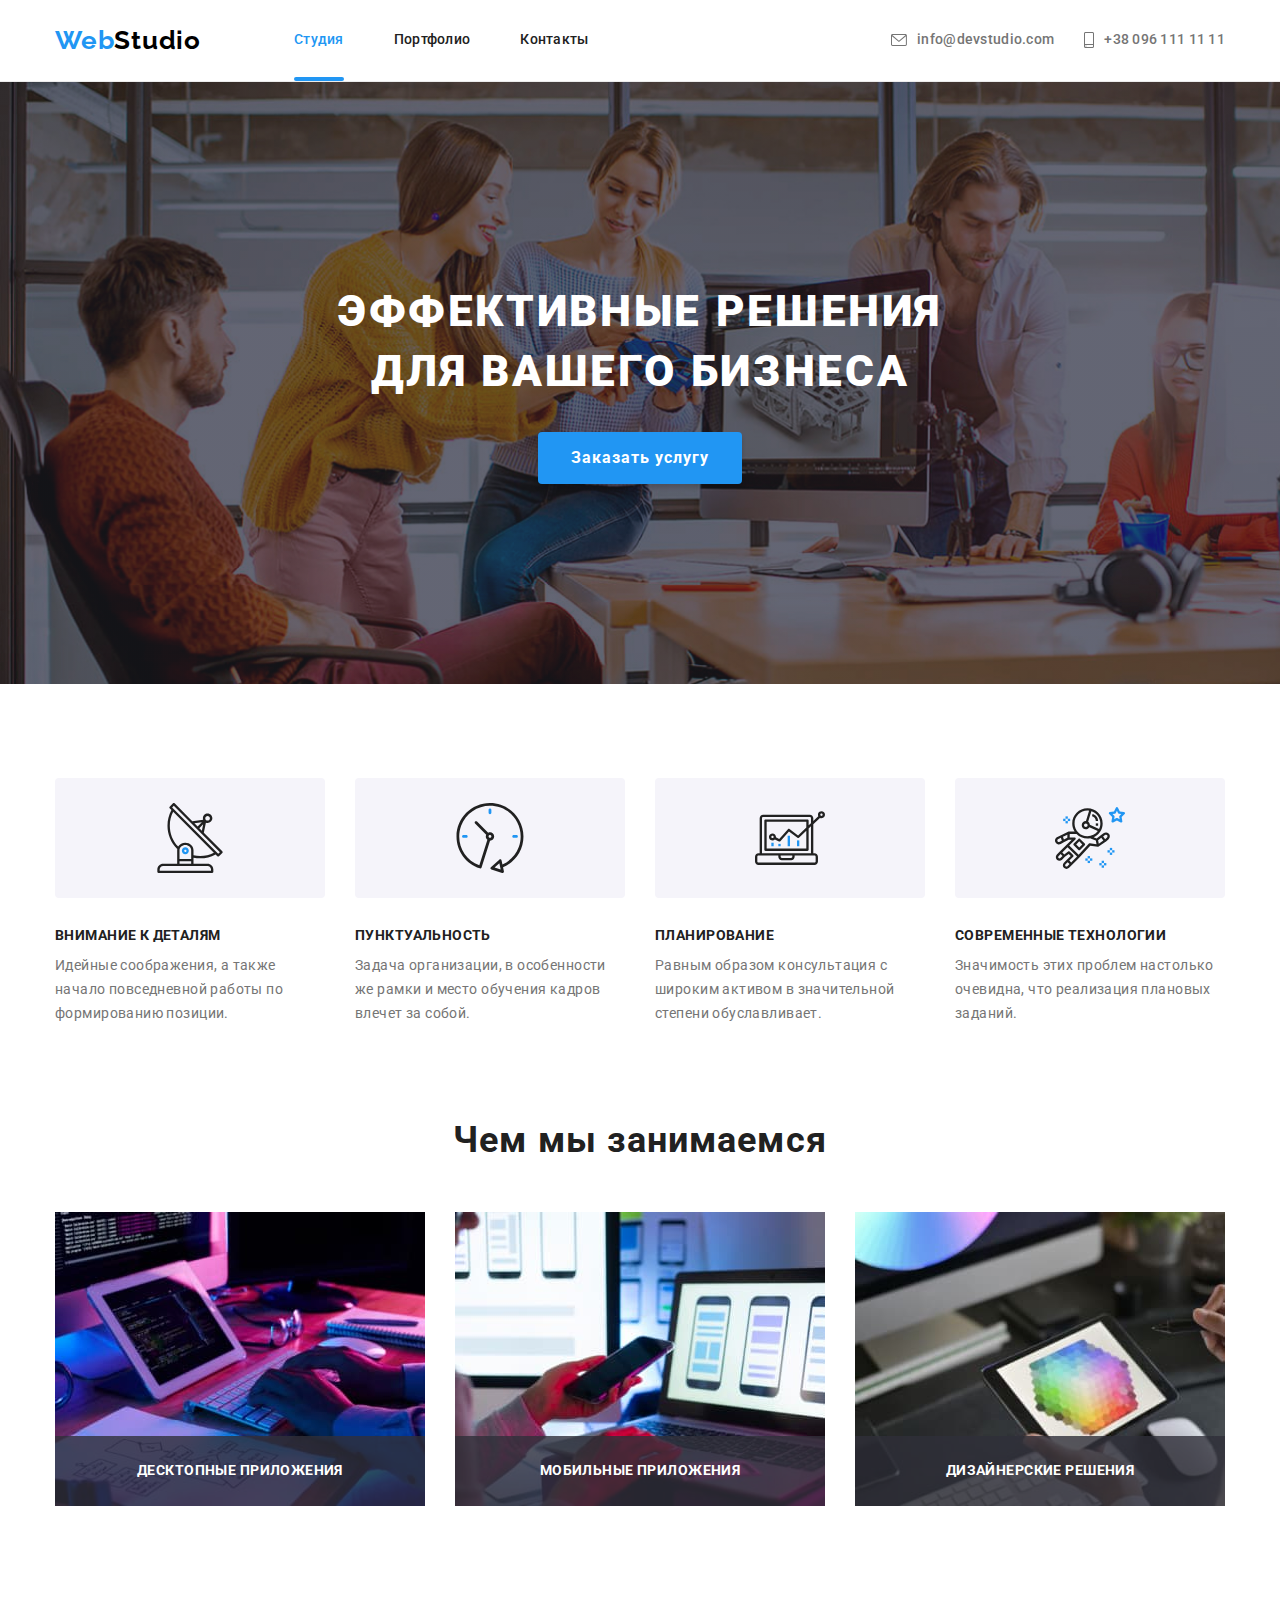
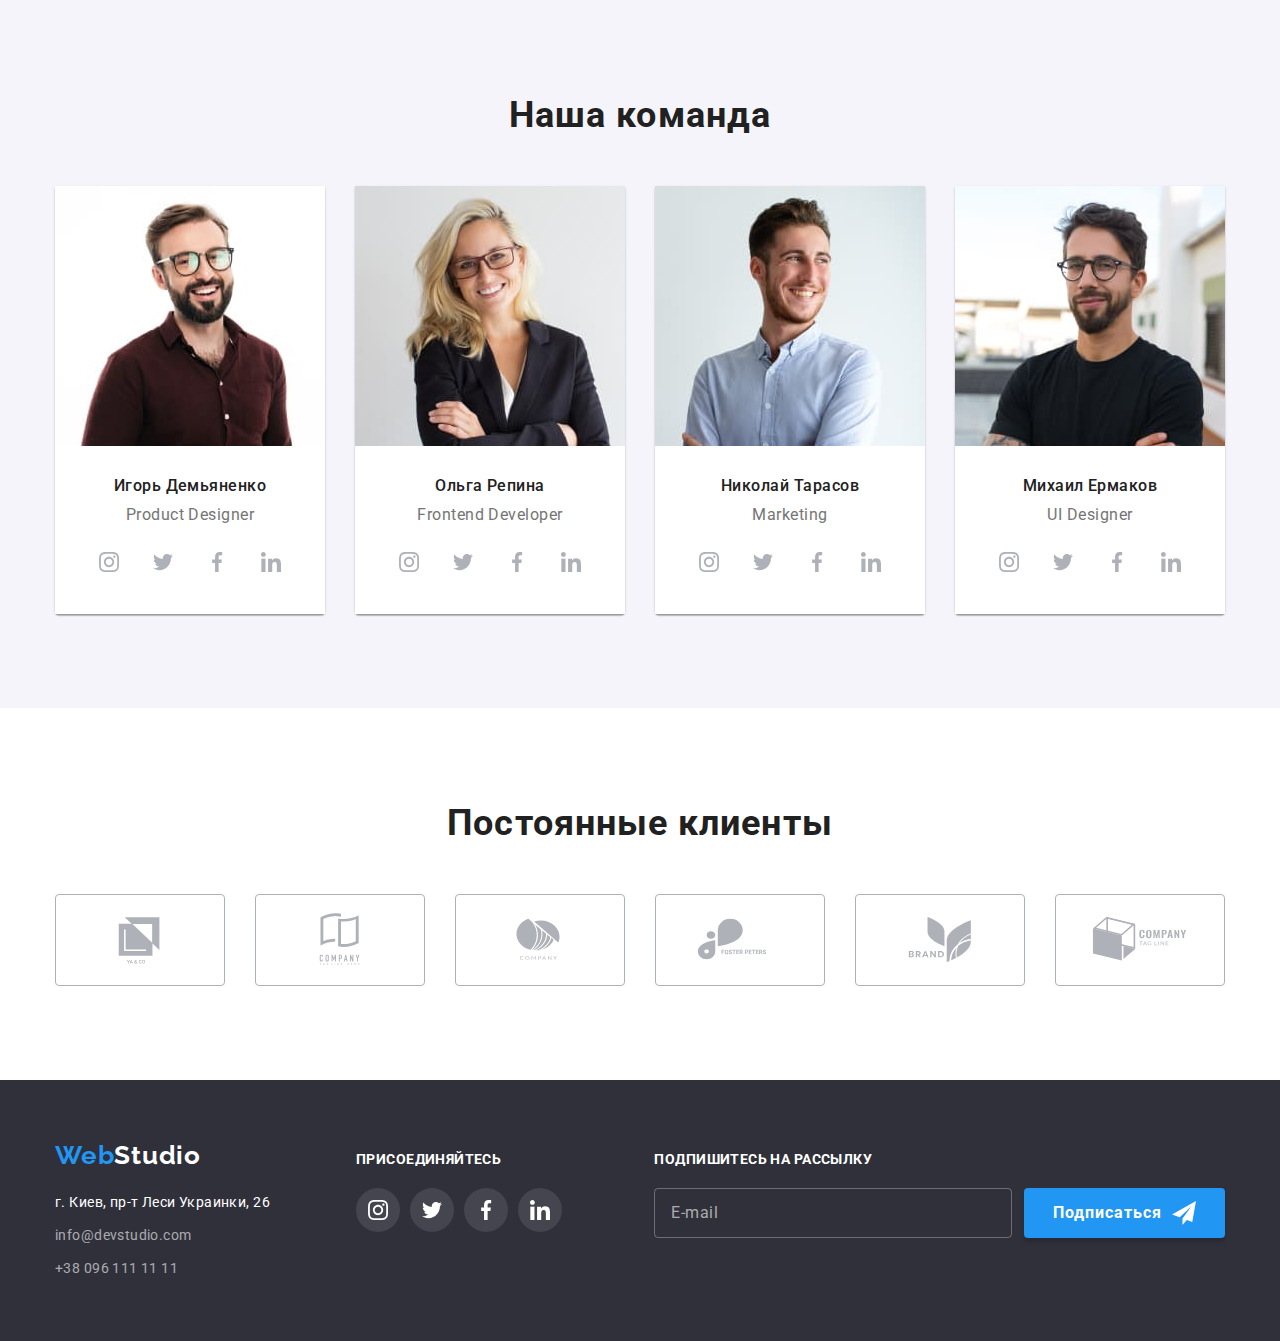
<file: index.html>
<!DOCTYPE html>
<html lang="ru">
<head>
    <meta charset="UTF-8">
    <meta http-equiv="X-UA-Compatible" content="IE=edge">
    <meta name="viewport" content="width=device-width, initial-scale=1.0">
    <title>Web studio</title>
    <link rel="preconnect" href="https://fonts.googleapis.com">
    <link rel="preconnect" href="https://fonts.gstatic.com" crossorigin>
    <link href="https://fonts.googleapis.com/css2?family=Raleway:wght@700&family=Roboto:wght@400;500;700;900&display=swap"
        rel="stylesheet">
        <link rel="stylesheet" href="https://cdnjs.cloudflare.com/ajax/libs/modern-normalize/1.1.0/modern-normalize.min.css">
        <link rel="stylesheet" href="./css/main.min.css">    
</head>
<body>
     <header class="header">
        <div class="container container_nav_centered">
        <a class="link logo header__logo" href="./index.html"> <span class="logo-secondary">Web</span>Studio</a>
    <nav class="header__nav">
        <ul class="list header__list">
            <li class="header__item">
                <a class="link header__link header__link_current" href="./index.html">Студия</a>
            </li >
            <li class="header__item">
                <a class="link header__link" href="./portfolio.html">Портфолио</a>
            </li >
            <li class="header__item">
                <a class="link header__link" href="">Контакты</a>
            </li >
        </ul>
    </nav >
        <ul class="list header__contacts">
            <li class="header__contacts-item">
                <a class="link header__contacts-link" href="mailto:info@devstudio.com">
                <svg class="header__contacts-mail-icon"
                    width="16px"
                    height="12px">
                    <use href="./images/icons.svg.svg#icon-envelope"></use>
                </svg>
                <p class="header__contacts-mail">
                    info@devstudio.com
                </p></a>
            </li> 
            <li  class="header__contacts-item" >
                <a class="link header__contacts-link" href="tel:+380961111111">
                <svg class="header__contacts-phone-icon"
                width="10px" 
                height="16px">
                <use href="./images/icons.svg.svg#icon-smartphone"></use>
                </svg>  
                <p class="header__contacts-phone">
                    +38 096 111 11 11
                </p>
            </a>
            </li>
        </ul>
        <button type="button" class="btn mobile-menu-btn" data-menu-open>
            <svg class="mobile-menu-btn__icon" 
                 width="40"             
                 height="40">
                <use href="./images/icons.svg.svg#mobile-burger-menu-icon"></use>
            </svg>
        </button>
    </div>
    <div class="mobile-menu" data-menu>
        <div class="container mobile-menu__container">
            <button type="button" class="btn mobile-menu__close-btn" data-menu-close>
                <svg class="mobile-menu__close-btn-icon" 
                     width="40"             
                     height="40">
                    <use href="./images/icons.svg.svg#mobile-close-menu-icon"></use>
                </svg>
            </button>
            <nav class="list mobile-menu__nav">
                <li class="mobile-menu__item">
                    <a href="./index.html" class="link mobile-menu__link header__link_current">
                        Студия
                    </a>
                </li>
                <li class="mobile-menu__item">
                    <a href="./portfolio.html" class="link mobile-menu__link">
                        Портфолио
                    </a>
                </li>
                <li class="mobile-menu__item">
                    <a href="" class="link mobile-menu__link">
                        Контакты
                    </a>
                </li>
            </nav>
            <ul class="list mobile-menu__contacts">
                <li class="mobile-menu__contacts-item">
                    <a href="tel:+380961111111" class="link mobile-menu__phone">+38 096 111 11 11</a>
                </li>
                <li class="mobile-menu__contacts-item">
                    <a href="mailto:info@devstudio.com" class="link mobile-menu__mail">info@devstudio.com</a>
                </li>
            </ul>
            <ul class="list mobile-menu__socials">
                <li class="mobile-menu__socials-item">
                    <a href="" class="link mobile-menu__socials-link">
                        Instagram
                    </a>
                </li>
                <li class="mobile-menu__socials-item">
                    <a href="" class="link mobile-menu__socials-link">
                        Twitter
                    </a>
                </li>
                <li class="mobile-menu__socials-item">
                    <a href="" class="link mobile-menu__socials-link">
                        Facebook
                    </a>
                </li>
                <li class="mobile-menu__socials-item">
                    <a href="" class="link mobile-menu__socials-link">
                        LinkedIn
                    </a>
                </li>
            </ul>
        </div>
    </div>
</header> 
    <main>
        <!-- Герой -->
         <section class="hero">
            <div class="container">
            <h1 class="hero__title">Эффективные решения <br> для вашего бизнеса</h1>
            <button class=" btn action-btn hero__action-btn" type="button" data-modal-open>Заказать услугу</button>
            </div>
        </section>
        <section class="features">
           <div class="container"> 
            <h2 class="visually-hidden">Наши отличия</h2>
            <ul class="list features__list">
                <li class="features__item">
                    <div class="features__box">
                        <svg
                        width="70px"
                        height="70px">
                            <use href="./images/icons.svg.svg#icon-antenna-1"></use>
                        </svg>
                    </div>
                    <h3 class="features__after-title">Внимание к деталям</h3>
                    <p class="features__text">Идейные соображения, а также начало повседневной работы по формированию позиции.</p>
                </li>
                <li class="features__item">
                    <div class="features__box">
                        <svg 
                        width="70px"
                        height="70px">
                            <use href="./images/icons.svg.svg#icon-clock-1"></use>
                        </svg>
                    </div>
                    <h3 class="features__after-title">Пунктуальность</h3>
                    <p class="features__text">Задача организации, в особенности же рамки и место обучения кадров влечет за собой.</p>
                </li>
                <li class="features__item">
                    <div class="features__box">
                        <svg 
                        width="70px"
                        height="70px">
                            <use href="./images/icons.svg.svg#icon-diagram-1"></use>
                        </svg>
                    </div>
                    <h3 class="features__after-title">Планирование</h3>
                    <p class="features__text">Равным образом консультация с широким активом в значительной степени обуславливает.</p>
                </li>
                <li class="features__item">
                    <div class="features__box">
                        <svg 
                        width="70px"
                        height="70px">
                            <use href="./images/icons.svg.svg#icon-astronaut-1"></use>
                        </svg>
                    </div>
                    <h3 class="features__after-title">Современные технологии</h3>
                    <p class="features__text">Значимость этих проблем настолько очевидна, что реализация плановых заданий.</p>
                </li>
            </ul>
           </div>
        </section>
         <section class="work">
         <div class="container">
            <h2 class="title">Чем мы занимаемся</h2>
            <ul class="list work__list">
                <li class="work__item">
                     <img class="img"
                     srcset="
                     ./images/what-we-do1-370.jpg 1x, 
                     ./images/what-we-do1-740.jpg 2x
                     "  
                    src="./images/what-we-do1-370.jpg" 
                    alt="программист пишет код"
                    width="370"
                    height="294"
                    >   
                    <div class="work__after-title-div">
                        <h3 class="work__after-title">
                            Десктопные приложения
                        </h3>
                    </div>
                </li>  
                <li class="work__item">
                    <img class="img " 
                    srcset="
                        ./images/what-we-do2-370.jpg 1x,
                        ./images/what-we-do2-740.jpg 2x
                        "
                    src="./images/what-we-do2-370.jpg"
                    alt="тестирование продукта"
                    width="370">
                    <div class="work__after-title-div">
                        <h3 class="work__after-title">
                            Мобильные приложения
                        </h3>
                    </div>
                </li>
                <li class="work__item">
                    <img class="img " 
                    srcset="
                        ./images/what-we-do3-370.jpg 1x,
                        ./images/what-we-do3-740.jpg 2x
                        "
                    src="./images/what-we-do3-370.jpg" 
                    alt="дизайн"
                    width="370">
                    <div class="work__after-title-div">
                        <h3 class="work__after-title">
                            Дизайнерские решения
                        </h3>
                    </div>
                </li>
            </ul>
         </div>
        </section> 
        <!-- Наша команда -->
         <section class="team">
           <div class="container">
            <h2 class="title">Наша команда</h2>
            <ul class="list team__list">
                <li class="team__item">
                    <picture>
                        <source srcset="./images/our-team1-desk.jpg 1x, ./images/our-team1-desk@2x.jpg 2x"
                            media="(min-width: 1200px)" />

                        <source srcset="./images/our-team1-tab.jpg 1x, ./images/our-team1-tab@2x.jpg 2x"
                            media="(min-width: 768px)" />

                        <source srcset="./images/our-team1-mob.jpg 1x, ./images/our-team1-mob@2x.jpg 2x"
                            media="(max-width: 767.5px)" />

                        <img class="img" src="./images/our-team1-desk.jpg" alt="Фото работника - 1"
                             />
                    </picture> 
                    <div class="team__members-box">
                        <h3 class="team__after-title">Игорь Демьяненко</h3>
                        <p class="card-text team__card-text">Product Designer</p>
                        <ul class="social-list list">
                            <li >
                                <a class="social-list__link link" href="">
                                    <svg class="social-list__icon" width="20" height="20">
                                        <use href="./images/icons.svg.svg#instagram"></use>
                                    </svg>
                                </a>
                            </li>
                            <li >
                                <a class="social-list__link link" href="">
                                    <svg class="social-list__icon" width="20" height="20">
                                        <use href="./images/icons.svg.svg#twitter"></use>
                                    </svg>
                                </a>
                            </li>
                            <li >
                                <a class="social-list__link link" href="">
                                    <svg class="social-list__icon" width="20" height="20">
                                        <use href="./images/icons.svg.svg#facebook"></use>
                                    </svg>
                                </a>
                            </li>
                            <li >
                                <a class="social-list__link link" href="">
                                    <svg class="social-list__icon" width="20" height="20">
                                        <use href="./images/icons.svg.svg#linkedin"></use>
                                    </svg>
                                </a>
                            </li>
                        </ul>
                    </div>
                </li>
                <li class="team__item">
                    <picture>
                        <source srcset="./images/our-team2-desk.jpg 1x, ./images/our-team2-desk@2x.jpg 2x"
                            media="(min-width: 1200px)" />

                        <source srcset="./images/our-team2-tab.jpg 1x, ./images/our-team2-tab@2x.jpg 2x"
                            media="(min-width: 768px)" />

                        <source srcset="./images/our-team2-mob.jpg 1x, ./images/our-team2-mob@2x.jpg 2x"
                            media="(max-width: 767.5px)" />

                        <img class="img" src="./images/our-team2-desk.jpg" alt="Фото работника - 2"
                             />
                    </picture> 
                    <div class="team__members-box">
                        <h3 class="team__after-title">Ольга Репина</h3>
                        <p class="card-text team__card-text">Frontend Developer</p>
                        <ul class="social-list list">
                            <li >
                                <a class="social-list__link link" href="">
                                    <svg class="social-list__icon" width="20" height="20">
                                        <use href="./images/icons.svg.svg#instagram"></use>
                                    </svg>
                                </a>
                            </li>
                            <li >
                                <a class="social-list__link link" href="">
                                    <svg class="social-list__icon" width="20" height="20">
                                        <use href="./images/icons.svg.svg#twitter"></use>
                                    </svg>
                                </a>
                            </li>
                            <li >
                                <a class="social-list__link link" href="">
                                    <svg class="social-list__icon" width="20" height="20">
                                        <use href="./images/icons.svg.svg#facebook"></use>
                                    </svg>
                                </a>
                            </li>
                            <li >
                                <a class="social-list__link link" href="">
                                    <svg class="social-list__icon" width="20" height="20">
                                        <use href="./images/icons.svg.svg#linkedin"></use>
                                    </svg>
                                </a>
                            </li>
                        </ul>
                    </div>
                </li>
                <li class="team__item">
                <picture>
                    <source srcset="./images/our-team3-desk.jpg 1x, ./images/our-team3-desk@2x.jpg 2x"
                        media="(min-width: 1200px)" />

                    <source srcset="./images/our-team3-tab.jpg 1x, ./images/our-team3-tab@2x.jpg 2x"
                        media="(min-width: 768px)" />

                    <source srcset="./images/our-team3-mob.jpg 1x, ./images/our-team3-mob@2x.jpg 2x"
                        media="(max-width: 767.5px)" />

                    <img class="img" src="./images/our-team3-desk.jpg" alt="Фото работника - 3"
                         />
                </picture>
                    <div class="team__members-box">
                        <h3 class="team__after-title">Николай Тарасов</h3>
                        <p class="card-text team__card-text">Marketing</p>
                        <ul class="social-list list">
                            <li >
                                <a class="social-list__link link" href="">
                                    <svg class="social-list__icon" width="20" height="20">
                                        <use href="./images/icons.svg.svg#instagram"></use>
                                    </svg>
                                </a>
                            </li>
                            <li >
                                <a class="social-list__link link" href="">
                                    <svg class="social-list__icon" width="20" height="20">
                                        <use href="./images/icons.svg.svg#twitter"></use>
                                    </svg>
                                </a>
                            </li>
                            <li >
                                <a class="social-list__link link" href="">
                                    <svg class="social-list__icon" width="20" height="20">
                                        <use href="./images/icons.svg.svg#facebook"></use>
                                    </svg>
                                </a>
                            </li>
                            <li >
                                <a class="social-list__link link" href="">
                                    <svg class="social-list__icon" width="20" height="20">
                                        <use href="./images/icons.svg.svg#linkedin"></use>
                                    </svg>
                                </a>
                            </li>
                        </ul>
                    </div>
                </li>
                <li class="team__item">
                    <picture>
                        <source srcset="./images/our-team4-desk.jpg 1x, ./images/our-team4-desk@2x.jpg 2x"
                            media="(min-width: 1200px)" />

                        <source srcset="./images/our-team4-tab.jpg 1x, ./images/our-team4-tab@2x.jpg 2x"
                            media="(min-width: 768px)" />

                        <source srcset="./images/our-team4-mob.jpg 1x, ./images/our-team4-mob@2x.jpg 2x"
                            media="(max-width: 767.5px)" />

                        <img class="img" src="./images/our-team4-desk.jpg" alt="Фото работника - 4"
                         />
                    </picture>
                    <div class="team__members-box">
                        <h3 class="team__after-title">Михаил Ермаков</h3>
                        <p class="card-text team__card-text">UI Designer</p>
                        <ul class="social-list list">
                            <li >
                                <a class="social-list__link link" href="">
                                    <svg class="social-list__icon" width="20" height="20">
                                        <use href="./images/icons.svg.svg#instagram"></use>
                                    </svg>
                                </a>
                            </li>
                            <li >
                                <a class="social-list__link link" href="">
                                    <svg class="social-list__icon" width="20" height="20">
                                        <use href="./images/icons.svg.svg#twitter"></use>
                                    </svg>
                                </a>
                            </li>
                            <li >
                                <a class="social-list__link link" href="">
                                    <svg class="social-list__icon" width="20" height="20">
                                        <use href="./images/icons.svg.svg#facebook"></use>
                                    </svg>
                                </a>
                            </li>
                            <li >
                                <a class="social-list__link link" href="">
                                    <svg class="social-list__icon" width="20" height="20">
                                        <use href="./images/icons.svg.svg#linkedin"></use>
                                    </svg>
                                </a>
                            </li>
                        </ul>
                    </div>
                </li>
            </ul>
           </div>
        </section> 
        <section class="clients">
            <div class="container">
                <h2 class="title">Постоянные клиенты</h2>
            <ul class="list clients__list">
                <li class="clients__list-item">
                    <a href="" class="link clients__list-link">
                        <svg class="clients__list-icon"
                        width="106" 
                        height="60">
                            <use href="./images/icons.svg.svg#icon-logo"></use>
                        </svg>
                    </a>
                </li>
                <li class="clients__list-item">
                    <a href="" class="link clients__list-link">
                        <svg class="clients__list-icon"
                        width="106" 
                        height="60">
                            <use href="./images/icons.svg.svg#icon-logo-1"></use>
                        </svg>
                    </a>
                </li>
                <li class="clients__list-item">
                    <a href="" class="link clients__list-link">
                        <svg class="clients__list-icon"
                        width="106" 
                        height="60">
                            <use href="./images/icons.svg.svg#icon-logo-2"></use>
                        </svg>
                    </a>
                </li>
                <li class="clients__list-item">
                    <a href="" class="link clients__list-link">
                        <svg class="clients__list-icon"
                        width="106" 
                        height="60">
                            <use href="./images/icons.svg.svg#icon-logo-3"></use>
                        </svg>
                    </a>
                </li>
                <li class="clients__list-item">
                    <a href="" class="link clients__list-link">
                        <svg class="clients__list-icon"
                        width="106" 
                        height="60">
                            <use href="./images/icons.svg.svg#icon-logo-4"></use>
                        </svg>
                    </a>
                </li>
                <li class="clients__list-item">
                    <a href="" class="link clients__list-link">
                        <svg class="clients__list-icon"
                        width="106" 
                        height="60">
                            <use href="./images/icons.svg.svg#icon-logo-5"></use>
                        </svg>
                    </a>
                </li>
            </ul>
        </div>
        </section>
    </main>
      <footer class="footer">
    <div class="container">
        <div class="footer__address">
            <div class="footer__address-div">
            <a class="link logo footer__logo" href="./index.html"> <span class="logo-secondary">Web</span>Studio</a>
            <address>
                <ul class="list footer__list">
                    <li class="footer__item">
                        <a class="link footer__link" href="https://goo.gl/maps/KCNXTtwUkDuFQo187">г. Киев, пр-т Леси Украинки, 26</a>
                    </li>
                    <li class="footer__item">
                        <a class="link footer__mail" href="mailto:info@devstudio.com">info@devstudio.com</a>
                    </li>
                    <li class="footer__item">
                        <a class="link footer__phone" href="tel:+380961111111">+38 096 111 11 11</a>
                    </li>
                </ul>            
            </address>
            </div>
            <div class="footer__socials">
                <p class="footer__socials-text">присоединяйтесь</p>
                <ul class="social-list list">
                    <li >
                        <a class="social-list__link link social-list__link_secondary" href="">
                            <svg class="social-list__icon social-list__icon_secondary" width="20" height="20">
                                <use href="./images/icons.svg.svg#instagram"></use>
                            </svg>
                        </a>
                    </li>
                    <li >
                        <a class="social-list__link link social-list__link_secondary" href="">
                            <svg class="social-list__icon social-list__icon_secondary" width="20" height="20">
                                <use href="./images/icons.svg.svg#twitter"></use>
                            </svg>
                        </a>
                    </li>
                    <li >
                        <a class="social-list__link link social-list__link_secondary" href="">
                            <svg class="social-list__icon social-list__icon_secondary" width="20" height="20">
                                <use href="./images/icons.svg.svg#facebook"></use>
                            </svg>
                        </a>
                    </li>
                    <li >
                        <a class="social-list__link link social-list__link_secondary" href="">
                            <svg class="social-list__icon social-list__icon_secondary" width="20" height="20">
                                <use href="./images/icons.svg.svg#linkedin"></use>
                            </svg>
                        </a>
                    </li>
                </ul>
            </div>
            <div class="footer__form-wrapper">
                <p class="footer__form-action-text">Подпишитесь на рассылку</p> 
                <form name="subscribe-form" class="footer__form">
                        <input name="user_mail" class="footer__form-input" type="email" placeholder="E-mail">
                    <button type="submit" class="btn action-btn footer__action-btn">
                        Подписаться
                        <svg class="footer__form-icon"
                        height="24"
                        width="24">
                            <use href="./images/icons.svg.svg#icon-send"></use>
                        </svg>
                    </button>
                </form>
            </div>
        </div>
    </div>
    </footer>  
<!-- is-hidden -->
   <div class="backdrop backdrop_is_hidden" data-modal>
        <div class="modal">
            <button type="button" class="modal__close-btn" data-modal-close>
                <svg class="modal__close-icon"
                width="18" 
                height="18">
                    <use href="./images/icons.svg.svg#close-icon"></use>
                </svg>
            </button>
            <b class="modal__action-text">Оставьте свои данные, мы вам перезвоним</b>
            <form name="order_form" class="contact-form">
                <label class="contact-form__field">
                     <span class="contact-form__text">Имя</span>
                    <span class="contact-form__input-wrapper">
                        <input name="user_name" class="contact-form__input" type="text">
                        <svg class="contact-form__input-icon"
                            width="18"
                            height="18">
                            <use href="./images/icons.svg.svg#icon-person"></use>
                        </svg>
                    </span>
                </label>
                <label class="contact-form__field">
                    <span class="contact-form__text">Телефон</span>
                    <span class="contact-form__input-wrapper">
                        <input name="user_phone" class="contact-form__input" type="tel">
                        <svg class="contact-form__input-icon"
                        width="18"
                        height="18">
                        <use href="./images/icons.svg.svg#icon-phone"></use>
                    </svg>
                    </span>
                </label>
                <label class="contact-form__field">
                    <span class="contact-form__text">Почта</span>
                    <span class="contact-form__input-wrapper">
                        <input name="user_mail" class="contact-form__input" type="email">
                        <svg class="contact-form__input-icon"
                        width="18"
                        height="18">
                        <use href="./images/icons.svg.svg#icon-email"></use>
                    </svg>
                    </span>
                </label>
                <label class="contact-form__field">
                    <span class="contact-form__text">Комментарий</span>
                    <textarea name="user_message" class="contact-form__message"  placeholder="Введите текст"></textarea>
                </label>
                <div class="contact-form__checkbox-wrapper">
                    <input name="accept_policy" type="checkbox" class="contact-form__checkbox visually-hidden " required id="policy-checkbox">
                    <label for="policy-checkbox" class="contact-form__checkbox-label">
                       <span class="contact-form__text-wrapper"> Соглашаюсь с рассылкой и принимаю&nbsp;<a class="contact-form__checkbox-link" href="">Условия договора</a></span>
                    </label>

                    <button type="submit" class="btn action-btn contact-form__action-btn">Отправить</button>
                </div>
            </form>
        </div>
    </div>
    <script src="./js/modal.js"></script>
    <script src="./js/menu.js"></script> 
    
</body>
</html>
</file>
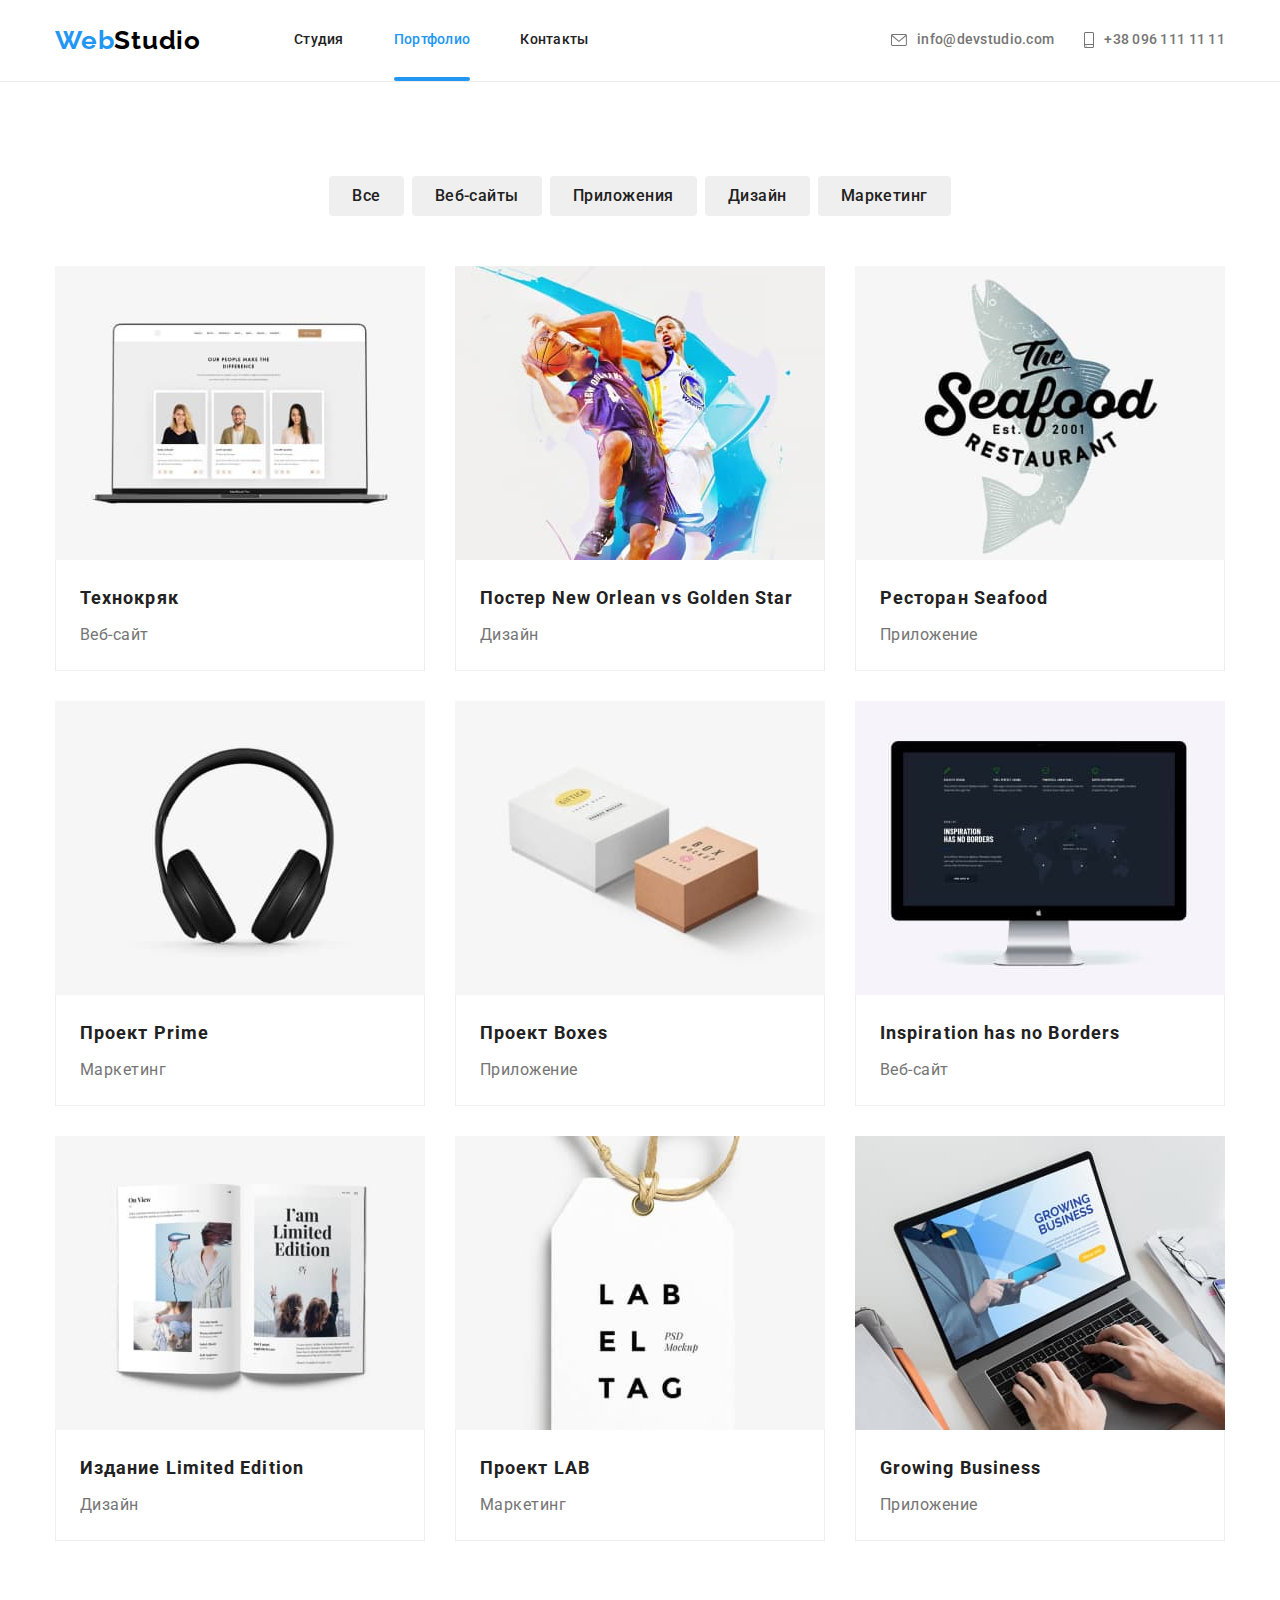
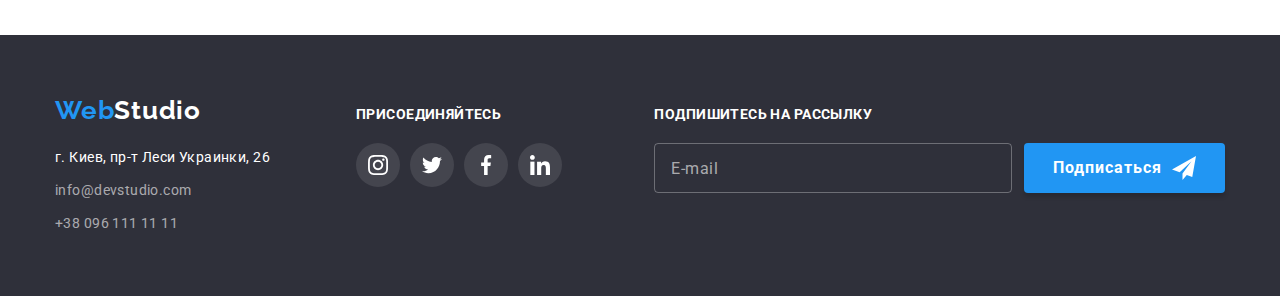
<file: portfolio.html>
<!DOCTYPE html>
<html lang="ru">
<head>
    <meta charset="UTF-8">
    <meta http-equiv="X-UA-Compatible" content="IE=edge">
    <meta name="viewport" content="width=device-width, initial-scale=1.0">
    <title>Web studio</title>
    <link rel="preconnect" href="https://fonts.googleapis.com">
    <link rel="preconnect" href="https://fonts.gstatic.com" crossorigin>
    <link href="https://fonts.googleapis.com/css2?family=Raleway:wght@700&family=Roboto:wght@400;500;700;900&display=swap"
        rel="stylesheet">
    <link rel="stylesheet" href="https://cdnjs.cloudflare.com/ajax/libs/modern-normalize/1.1.0/modern-normalize.min.css">
    <link rel="stylesheet" href="./css/main.min.css">    
</head>
<body>
    <header class="header">
        <div class="container container_nav_centered">
        <a class="link logo header__logo" href="./index.html"> <span class="logo-secondary">Web</span>Studio</a>
    <nav class="header__nav">
        <ul class="list header__list">
            <li class="header__item">
                <a class="link header__link " href="./index.html">Студия</a>
            </li >
            <li class="header__item">
                <a class="link header__link header__link_current" href="./portfolio.html">Портфолио</a>
            </li >
            <li class="header__item">
                <a class="link header__link" href="">Контакты</a>
            </li >
        </ul>
    </nav >
        <ul class="list header__contacts">
            <li class="header__contacts-item">
                <a class="link header__contacts-link" href="mailto:info@devstudio.com">
                <svg class="header__contacts-mail-icon"
                    width="16px"
                    height="12px">
                    <use href="./images/icons.svg.svg#icon-envelope"></use>
                </svg>
                <p class="header__contacts-mail">
                    info@devstudio.com
                </p></a>
            </li> 
            <li  class="header__contacts-item" >
                <a class="link header__contacts-link" href="tel:+380961111111">
                <svg class="header__contacts-phone-icon"
                width="10px" 
                height="16px">
                <use href="./images/icons.svg.svg#icon-smartphone"></use>
                </svg>  
                <p class="header__contacts-phone">
                    +38 096 111 11 11
                </p>
            </a>
            </li>
        </ul>
        <button type="button" class="btn mobile-menu-btn" data-menu-open>
            <svg class="mobile-menu-btn__icon" 
                 width="40"             
                 height="40">
                <use href="./images/icons.svg.svg#mobile-burger-menu-icon"></use>
            </svg>
        </button>
    </div>
    <div class="mobile-menu" data-menu>
        <div class="container mobile-menu__container">
            <button type="button" class="btn mobile-menu__close-btn" data-menu-close>
                <svg class="mobile-menu__close-btn-icon" 
                     width="40"             
                     height="40">
                    <use href="./images/icons.svg.svg#mobile-close-menu-icon"></use>
                </svg>
            </button>
            <nav class="list mobile-menu__nav">
                <li class="mobile-menu__item">
                    <a href="./index.html" class="link mobile-menu__link">
                        Студия
                    </a>
                </li>
                <li class="mobile-menu__item">
                    <a href="./portfolio.html" class="link mobile-menu__link header__link_current">
                        Портфолио
                    </a>
                </li>
                <li class="mobile-menu__item">
                    <a href="" class="link mobile-menu__link">
                        Контакты
                    </a>
                </li>
            </nav>
            <ul class="list mobile-menu__contacts">
                <li class="mobile-menu__contacts-item">
                    <a href="tel:+380961111111" class="link mobile-menu__phone">+38 096 111 11 11</a>
                </li>
                <li class="mobile-menu__contacts-item">
                    <a href="mailto:info@devstudio.com" class="link mobile-menu__mail">info@devstudio.com</a>
                </li>
            </ul>
            <ul class="list mobile-menu__socials">
                <li class="mobile-menu__socials-item">
                    <a href="" class="link mobile-menu__socials-link">
                        Instagram
                    </a>
                </li>
                <li class="mobile-menu__socials-item">
                    <a href="" class="link mobile-menu__socials-link">
                        Twitter
                    </a>
                </li>
                <li class="mobile-menu__socials-item">
                    <a href="" class="link mobile-menu__socials-link">
                        Facebook
                    </a>
                </li>
                <li class="mobile-menu__socials-item">
                    <a href="" class="link mobile-menu__socials-link">
                        LinkedIn
                    </a>
                </li>
            </ul>
        </div>
    </div>
</header>
     <main> 
        <!-- Наши работы -->
         <section class="works" >
            <div class="container"> 
                <!-- потом будет скрыто -->
             <h2 class="works__nav-title">Наши работы</h2>
            <ul class="list works__nav-list">
                <li class="works__nav-item">
                    <button class="btn works__nav-btn" type="button">Все</button>
                </li>
                <li class="works__nav-item">
                    <button class="btn works__nav-btn" type="button">Веб-сайты</button>
                </li>
                <li class="works__nav-item">
                    <button class="btn works__nav-btn" type="button">Приложения</button>
                </li>
                <li class="works__nav-item">
                    <button class="btn works__nav-btn" type="button">Дизайн</button>
                </li>
                <li class="works__nav-item">
                    <button class="btn works__nav-btn" type="button">Маркетинг</button>
                </li>
            </ul>
            <ul class="list works__examples-list">
                <li class="works__examples-item">
                    <a href="" class="link works__examples-link">
                    <div class="works__example-picture-container">
                    <picture>
                        <source srcset="./images/our-works1-desk.jpg 1x, ./images/our-works1-desk@2x.jpg 2x"
                            media="(min-width: 1200px)" />

                        <source srcset="./images/our-works1-tab.jpg 1x, ./images/our-works1-tab@2x.jpg 2x"
                            media="(min-width: 768px)" />

                        <source srcset="./images/our-works1-mob.jpg 1x, ./images/our-works1-mob@2x.jpg 2x"
                            media="(max-width: 767.5px)" />

                        <img class="img" src="./images/our-works1-desk.jpg" alt="страница сайта"
                             />
                    </picture> 
                    <div class="works__examples-picture-div">
                        <p class="works__example-picture-div-text">Технокряк это современная площадка распространения коронавируса. Компании используют эту платформу для цифрового шпионажа и атак на защищённые сервера конкурентов.</p>
                    </div>
                </div>
                    <div class="works__block">
                        <h3 class="works__examples-after-title">Технокряк</h3>
                        <p class="card-text works__card-text">Веб-сайт</p>
                    </div>
                </a>
                </li>
                <li class="works__examples-item">
                    <a href="" class="link works__examples-link">
                    <div class="works__example-picture-container">
                    <picture>
                        <source srcset="./images/our-works2-desk.jpg 1x, ./images/our-works2-desk@2x.jpg 2x"
                            media="(min-width: 1200px)" />

                        <source srcset="./images/our-works2-tab.jpg 1x, ./images/our-works2-tab@2x.jpg 2x"
                            media="(min-width: 768px)" />

                        <source srcset="./images/our-works2-mob.jpg 1x, ./images/our-works2-mob@2x.jpg 2x"
                            media="(max-width: 767.5px)" />

                        <img class="img" src="./images/our-works2-desk.jpg" alt="дизайн постера"
                             />
                    </picture> 
                    <div class="works__examples-picture-div">
                        <p class="works__example-picture-div-text">Технокряк это современная площадка распространения коронавируса. Компании используют эту платформу для цифрового шпионажа и атак на защищённые сервера конкурентов.</p>
                    </div>
                </div>
                    <div class="works__block">
                        <h3 class="works__examples-after-title">Постер New Orlean vs Golden Star</h3>
                    <p class="card-text works__card-text">Дизайн</p>
                    </div>
                </a>
                </li>
                <li class="works__examples-item">
                    <a href="" class="link works__examples-link">
                    <div class="works__example-picture-container">
                    <picture>
                        <source srcset="./images/our-works3-desk.jpg 1x, ./images/our-works3-desk@2x.jpg 2x"
                            media="(min-width: 1200px)" />

                        <source srcset="./images/our-works3-tab.jpg 1x, ./images/our-works3-tab@2x.jpg 2x"
                            media="(min-width: 768px)" />

                        <source srcset="./images/our-works3-mob.jpg 1x, ./images/our-works3-mob@2x.jpg 2x"
                            media="(max-width: 767.5px)" />

                        <img class="img" src="./images/our-works3-desk.jpg" alt="иконка приложения"
                             />
                    </picture> 
                    <div class="works__examples-picture-div">
                        <p class="works__example-picture-div-text">Технокряк это современная площадка распространения коронавируса. Компании используют эту платформу для цифрового шпионажа и атак на защищённые сервера конкурентов.</p>
                    </div>
                </div>
                    <div class="works__block">
                        <h3 class="works__examples-after-title">Ресторан Seafood</h3>
                        <p class="card-text works__card-text">Приложение</p>
                    </div>
                </a>
                </li>
                <li class="works__examples-item">
                    <a href="" class="link works__examples-link">
                    <div class="works__example-picture-container">
                    <picture>
                        <source srcset="./images/our-works4-desk.jpg 1x, ./images/our-works4-desk@2x.jpg 2x"
                            media="(min-width: 1200px)" />

                        <source srcset="./images/our-works4-tab.jpg 1x, ./images/our-works4-tab@2x.jpg 2x"
                            media="(min-width: 768px)" />

                        <source srcset="./images/our-works4-mob.jpg 1x, ./images/our-works4-mob@2x.jpg 2x"
                            media="(max-width: 767.5px)" />

                        <img class="img" src="./images/our-works4-desk.jpg" alt="наушники"
                             />
                    </picture> 
                    <div class="works__examples-picture-div">
                        <p class="works__example-picture-div-text">Технокряк это современная площадка распространения коронавируса. Компании используют эту платформу для цифрового шпионажа и атак на защищённые сервера конкурентов.</p>
                    </div>
                </div>
                    <div class="works__block">
                        <h3 class="works__examples-after-title">Проект Prime</h3>
                        <p class="card-text works__card-text">Маркетинг</p>
                    </div> 
                </a>              
                </li>
                <li class="works__examples-item">
                    <a href="" class="link works__examples-link">
                    <div class="works__example-picture-container">
                    <picture>
                        <source srcset="./images/our-works5-desk.jpg 1x, ./images/our-works5-desk@2x.jpg 2x"
                            media="(min-width: 1200px)" />

                        <source srcset="./images/our-works5-tab.jpg 1x, ./images/our-works5-tab@2x.jpg 2x"
                            media="(min-width: 768px)" />

                        <source srcset="./images/our-works5-mob.jpg 1x, ./images/our-works5-mob@2x.jpg 2x"
                            media="(max-width: 767.5px)" />

                        <img class="img" src="./images/our-works5-desk.jpg" alt="коробки с брендингом"
                             />
                    </picture> 
                    <div class="works__examples-picture-div">
                        <p class="works__example-picture-div-text">Технокряк это современная площадка распространения коронавируса. Компании используют эту платформу для цифрового шпионажа и атак на защищённые сервера конкурентов.</p>
                    </div>
                </div>
                    <div class="works__block">
                        <h3 class="works__examples-after-title">Проект Boxes</h3>
                        <p class="card-text works__card-text">Приложение</p>
                    </div>  
                </a>             
                </li>
                <li class="works__examples-item">
                    <a href="" class="link works__examples-link">
                    <div class="works__example-picture-container">
                    <picture>
                        <source srcset="./images/our-works6-desk.jpg 1x, ./images/our-works6-desk@2x.jpg 2x"
                            media="(min-width: 1200px)" />

                        <source srcset="./images/our-works6-tab.jpg 1x, ./images/our-works6-tab@2x.jpg 2x"
                            media="(min-width: 768px)" />

                        <source srcset="./images/our-works6-mob.jpg 1x, ./images/our-works6-mob@2x.jpg 2x"
                            media="(max-width: 767.5px)" />

                        <img class="img" src="./images/our-works6-desk.jpg" alt="страница сайта"
                             />
                    </picture> 
                    <div class="works__examples-picture-div">
                        <p class="works__example-picture-div-text">Технокряк это современная площадка распространения коронавируса. Компании используют эту платформу для цифрового шпионажа и атак на защищённые сервера конкурентов.</p>
                    </div>
                </div>
                    <div class="works__block">
                        <h3 class="works__examples-after-title">Inspiration has no Borders</h3>
                        <p class="card-text works__card-text">Веб-сайт</p>
                    </div> 
                </a>              
                </li>
                <li class="works__examples-item">
                    <a href="" class="link works__examples-link">
                    <div class="works__example-picture-container">
                    <picture>
                        <source srcset="./images/our-works7-desk.jpg 1x, ./images/our-works7-desk@2x.jpg 2x"
                            media="(min-width: 1200px)" />

                        <source srcset="./images/our-works7-tab.jpg 1x, ./images/our-works7-tab@2x.jpg 2x"
                            media="(min-width: 768px)" />

                        <source srcset="./images/our-works7-mob.jpg 1x, ./images/our-works7-mob@2x.jpg 2x"
                            media="(max-width: 767.5px)" />

                        <img class="img" src="./images/our-works7-desk.jpg" alt="журнал"
                             />
                    </picture> 
                    <div class="works__examples-picture-div">
                        <p class="works__example-picture-div-text">Технокряк это современная площадка распространения коронавируса. Компании используют эту платформу для цифрового шпионажа и атак на защищённые сервера конкурентов.</p>
                    </div>
                </div>
                    <div class="works__block">
                        <h3 class="works__examples-after-title">Издание Limited Edition</h3>
                        <p class="card-text works__card-text">Дизайн</p>
                    </div>
                </a>
                </li>
                <li class="works__examples-item">
                    <a href="" class="link works__examples-link">
                    <div class="works__example-picture-container">
                    <picture>
                        <source srcset="./images/our-works8-desk.jpg 1x, ./images/our-works8-desk@2x.jpg 2x"
                            media="(min-width: 1200px)" />

                        <source srcset="./images/our-works8-tab.jpg 1x, ./images/our-works8-tab@2x.jpg 2x"
                            media="(min-width: 768px)" />

                        <source srcset="./images/our-works8-mob.jpg 1x, ./images/our-works8-mob@2x.jpg 2x"
                            media="(max-width: 767.5px)" />

                        <img class="img" src="./images/our-works8-desk.jpg" alt="бирка"
                             />
                    </picture> 
                    <div class="works__examples-picture-div">
                        <p class="works__example-picture-div-text">Технокряк это современная площадка распространения коронавируса. Компании используют эту платформу для цифрового шпионажа и атак на защищённые сервера конкурентов.</p>
                    </div>
                </div>
                    <div class="works__block">
                        <h3 class="works__examples-after-title">Проект LAB</h3>
                        <p class="card-text works__card-text">Маркетинг</p>
                    </div>    
                </a>        
                </li>
                <li class="works__examples-item">
                    <a href="" class="link works__examples-link">
                    <div class="works__example-picture-container">
                    <picture>
                        <source srcset="./images/our-works9-desk.jpg 1x, ./images/our-works9-desk@2x.jpg 2x"
                            media="(min-width: 1200px)" />

                        <source srcset="./images/our-works9-tab.jpg 1x, ./images/our-works9-tab@2x.jpg 2x"
                            media="(min-width: 768px)" />

                        <source srcset="./images/our-works9-mob.jpg 1x, ./images/our-works9-mob@2x.jpg 2x"
                            media="(max-width: 767.5px)" />

                        <img class="img" src="./images/our-works9-desk.jpg" alt="страница сайта"
                             />
                    </picture>
                    <div class="works__examples-picture-div">
                        <p class="works__example-picture-div-text">Технокряк это современная площадка распространения коронавируса. Компании используют эту платформу для цифрового шпионажа и атак на защищённые сервера конкурентов.</p>
                    </div>
                </div>
                    <div class="works__block">
                        <h3 class="works__examples-after-title">Growing Business</h3>
                        <p class="card-text works__card-text">Приложение</p>
                    </div>
                </a>
                </li>
            </ul>
            </div>
        </section>
    </main> 
    <footer class="footer">
        <div class="container">
            <div class="footer__address">
                <!-- <div class="footer__socials-div"> -->
                <div class="footer__address-div">
                <a class="link logo footer__logo" href="./index.html"> <span class="logo-secondary">Web</span>Studio</a>
                <address>
                    <ul class="list footer__list">
                        <li class="footer__item">
                            <a class="link footer__link" href="https://goo.gl/maps/KCNXTtwUkDuFQo187">г. Киев, пр-т Леси Украинки, 26</a>
                        </li>
                        <li class="footer__item">
                            <a class="link footer__mail" href="mailto:info@devstudio.com">info@devstudio.com</a>
                        </li>
                        <li class="footer__item">
                            <a class="link footer__phone" href="tel:+380961111111">+38 096 111 11 11</a>
                        </li>
                    </ul>            
                </address>
                </div>
                <div class="footer__socials">
                    <p class="footer__socials-text">присоединяйтесь</p>
                    <ul class="social-list list">
                        <li >
                            <a class="social-list__link link social-list__link_secondary" href="">
                                <svg class="social-list__icon social-list__icon_secondary" width="20" height="20">
                                    <use href="./images/icons.svg.svg#instagram"></use>
                                </svg>
                            </a>
                        </li>
                        <li >
                            <a class="social-list__link link social-list__link_secondary" href="">
                                <svg class="social-list__icon social-list__icon_secondary" width="20" height="20">
                                    <use href="./images/icons.svg.svg#twitter"></use>
                                </svg>
                            </a>
                        </li>
                        <li >
                            <a class="social-list__link link social-list__link_secondary" href="">
                                <svg class="social-list__icon social-list__icon_secondary" width="20" height="20">
                                    <use href="./images/icons.svg.svg#facebook"></use>
                                </svg>
                            </a>
                        </li>
                        <li >
                            <a class="social-list__link link social-list__link_secondary" href="">
                                <svg class="social-list__icon social-list__icon_secondary" width="20" height="20">
                                    <use href="./images/icons.svg.svg#linkedin"></use>
                                </svg>
                            </a>
                        </li>
                    </ul>
                </div>
            <!-- </div> -->
                <div class="footer__form-wrapper">
                    <p class="footer__form-action-text">Подпишитесь на рассылку</p> 
                    <form name="subscribe-form" class="footer__form">
                            <input name="user_mail" class="footer__form-input" type="email" placeholder="E-mail">
                        <button type="submit" class="btn action-btn footer__action-btn">
                            Подписаться
                            <svg class="footer__form-icon"
                            height="24"
                            width="24">
                                <use href="./images/icons.svg.svg#icon-send"></use>
                            </svg>
                        </button>
                    </form>
                </div>
            </div>
        </div>
        </footer>  
        <script src="./js/modal.js"></script>
        <script src="./js/menu.js"></script>
</body>
</html>
</file>
<file: css/main.min.css>
:root{--first-header-color: #2196f3;--second-header-color: #000000;--third-header-color: #757575;--accent-color: #2196f3;--second-accent-color: #ffffff;--first-page-color: #212121;--second-page-color: #ffffff;--third-page-color: #757575;--fourth-page-color: #2196f3;--first-background-color: #ffffff;--second-background-color: #2f303a;--third-background-color: #e5e5e5;--fourth-background-color: #f5f4fa;--first-footer-color: #ffffff;--second-footer-color: #2196f3;--third-footer-color: rgba(255, 255, 255, 0.6);--btn-shadow-color: rgba(0, 0, 0, 0.15);--first-line-color: #ECECEC;--second-line-color: #EEEEEE;--first-shadow-color: rgba(0, 0, 0, 0.12);--second-shadow-color: rgba(0, 0, 0, 0.14);--third-shadow-color: rgba(0, 0, 0, 0.2);--fourth-shadow-color: rgba(0, 0, 0, 0.06);--fifth-shadow-color: rgba(0, 0, 0, 0.16);--sixth-shadow-color: rgba(0, 0, 0, 0.1);--seventh-shadow-color: rgba(0, 0, 0, 0.08);--first-icon-color: #AFB1B8;--second-icon-color: #000000;--first-link-background-color: rgba(255, 255, 255, 0.1);--overlay-color: rgba(47, 48, 58, 0.4);--second-overlay-color: rgba(0, 0, 0, 0.2);--third-overlay-color: rgba(47, 48, 58, 0.8);--fifth-overlay-color: rgba(33, 150, 243, 0.9);--design-color: rgba(0, 0, 0, 0.1);--timing-function: cubic-bezier(0.4, 0, 0.2, 1);--first-border-color: rgba(33, 33, 33, 0.2);--second-border-color:rgba(255, 255, 255, 0.3);--third-border-color:#ffffff;--first-placeholder-color:rgba(117, 117, 117, 0.5)
  }.visually-hidden{position:absolute;width:1px;height:1px;margin:-1px;border:0;padding:0;white-space:nowrap;clip-path:inset(100%);clip:rect(0 0 0 0);overflow:hidden}html{box-sizing:border-box}*,*::before,*::after{box-sizing:border-box}body{font-family:'Roboto', sans-serif;color:#212121}.btn{cursor:pointer;border:1px solid transparent}.list{list-style:none;padding:0;margin:0}h1,h2,h3,h4,h5,h6,p{padding:0;margin:0}.link{text-decoration:none}.img{display:block;max-width:100%;height:auto}.container{padding-left:15px;padding-right:15px}@media screen and (min-width: 480px){.container{width:480px;margin-left:auto;margin-right:auto}}@media screen and (min-width: 768px){.container{width:768px}}@media screen and (min-width: 1200px){.container{width:1200px}}.logo{display:block;font-family:'Raleway', sans-serif;font-weight:700;font-size:24px;line-height:1.17;letter-spacing:0.03em}.logo-secondary{color:var(--accent-color)}@media screen and (min-width: 1200px){.logo{font-size:26px;line-height:1.19}}.title{margin-bottom:30px;font-weight:700;font-size:28px;line-height:1.18;text-align:center;letter-spacing:0.03em}@media screen and (min-width: 1200px){.title{margin-bottom:50px;font-size:36px;line-height:1.17}}.action-btn{transition:scale 250ms var(--timing-function);min-width:200px;font-weight:700;font-size:16px;line-height:1.88;text-align:center;letter-spacing:0.06em;color:var(--second-page-color);background:var(--accent-color);box-shadow:0px 4px 4px var(--btn-shadow-color);border-radius:4px}.action-btn:active{transform:scale(0.95)}.card-text{font-size:16px;letter-spacing:0.03em;color:var(--third-page-color)}.social-list{width:206px;display:flex;justify-content:space-between;margin:auto}.social-list__link{transition:background-color 250ms var(--timing-function);display:flex;align-items:center;justify-content:center;width:44px;height:44px;border-radius:50%}.social-list__link:hover,.social-list__link:focus{background-color:var(--accent-color)}.social-list__icon{transition:fill 250ms var(--timing-function);fill:var(--first-icon-color)}.social-list__link:hover .social-list__icon,.social-list__link:focus .social-list__icon{fill:var(--second-accent-color)}.header{padding-top:0;padding-bottom:0;background-color:var(--first-background-color);border-bottom:1px solid var(--first-line-color)}.container.container_nav_centered{display:flex;align-items:center}.header__logo{padding-top:16px;padding-bottom:16px;color:var(--second-header-color)}@media screen and (max-width: 767.5px){.container.container_nav_centered{justify-content:space-between}.header__nav{display:none}.header__contacts{display:none}.header{position:relative}.mobile-menu{transition:250ms var(--timing-function);opacity:0;visibility:hidden;pointer-events:none;position:fixed;top:0;left:0;overflow:auto;width:100%;height:100vh;background-color:var(--first-background-color)}.mobile-menu.is-open{opacity:1;visibility:visible;pointer-events:auto;overflow:scroll;z-index:100}.mobile-menu__container{position:relative;padding-top:48px;padding-bottom:48px;padding-left:40px;padding-right:83px}.mobile-menu-btn,.mobile-menu__close-btn{transition:250ms var(--timing-function);background-color:transparent;border:none;padding:0;line-height:0}.mobile-menu-btn__icon{transition:active 250ms var(--timing-function)}.mobile-menu-btn:hover .mobile-menu-btn__icon{fill:var(--accent-color)}.mobile-menu__close-btn-icon{transition:active 250ms var(--timing-function)}.mobile-menu__close-btn:hover .mobile-menu__close-btn-icon{fill:var(--accent-color)}.mobile-menu__close-btn{position:absolute;top:10px;right:15px}.mobile-menu__nav{margin-bottom:306px}.mobile-menu__item:not(:last-child){margin-bottom:32px}.mobile-menu__link{transition:active 250ms var(--timing-function);font-weight:500;font-size:40px;line-height:1.18;text-align:center;letter-spacing:0.02em;color:inherit}.mobile-menu__link.header__link_current{color:var(--accent-color)}.mobile-menu__link:active{color:var(--accent-color)}.mobile-menu__contacts{margin-bottom:64px}.mobile-menu__contacts-item:not(:last-child){margin-bottom:32px}.mobile-menu__phone{font-weight:500;font-size:34px;line-height:1.18;letter-spacing:0.02em;color:var(--accent-color)}}@media screen and (max-width: 767.5px) and (max-width: 479.5px){.mobile-menu__phone{font-size:7vw}}@media screen and (max-width: 767.5px){.mobile-menu__mail{font-weight:500;font-size:24px;line-height:1.17;letter-spacing:0.02em;color:var(--third-header-color)}.mobile-menu__socials{display:flex;flex-wrap:wrap}.mobile-menu__socials-item:not(:last-child){margin-right:20px}.mobile-menu__socials-link{font-weight:500;font-size:18px;line-height:1.22;letter-spacing:0.02em;color:var(--accent-color)}}@media screen and (min-width: 768px){.mobile-menu-btn,.mobile-menu{display:none}.header__logo{padding-top:26px;padding-bottom:26px}.header__nav{margin-left:88px}.header__list{display:flex}.header__list .header__item:not(:last-child){margin-right:50px}.header__link{transition:color 250ms var(--timing-function);position:relative;display:block;padding-top:32px;padding-bottom:32px;font-weight:500;font-size:14px;line-height:1.14;letter-spacing:0.02em;color:inherit}.header__link.header__link_current{color:var(--accent-color)}.header__link.header__link_current::after{transform:translateY(1px);position:absolute;bottom:0;left:0;content:"";border-radius:2px;width:100%;height:4px;background-color:var(--accent-color)}.header__link:hover,.header__link:focus{color:var(--accent-color)}.header__contacts{margin-left:84px;display:flex;flex-wrap:wrap}.header__contacts .header__contacts-item:not(:last-child){margin-bottom:10px}.header__contacts-link{display:flex;align-items:center}}@media screen and (min-width: 768px) and (min-width: 1200px){.header__contacts-link{padding-top:32px;padding-bottom:32px}}@media screen and (min-width: 768px){.header__contacts-mail,.header__contacts-phone{transition:color 250ms var(--timing-function);font-weight:500;font-size:12px;line-height:1.17;letter-spacing:0.02em;color:var(--third-header-color)}.header__contacts-link:hover .header__contacts-mail,.header__contacts-link:focus .header__contacts-mail,.header__contacts-link:hover .header__contacts-phone,.header__contacts-link:focus .header__contacts-phone{color:var(--accent-color)}.header__contacts-mail-icon,.header__contacts-phone-icon{transition:fill 250ms var(--timing-function);fill:var(--third-header-color);margin-right:8px}.header__contacts-link:hover .header__contacts-mail-icon,.header__contacts-link:focus .header__contacts-mail-icon,.header__contacts-link:hover .header__contacts-phone-icon,.header__contacts-link:focus .header__contacts-phone-icon{fill:var(--accent-color)}}@media screen and (max-width: 1199.5px){.header__contacts-mail-icon{width:14px;height:10px}.header__contacts-phone-icon{width:10px;height:14px}}@media screen and (min-width: 1200px){.header__logo{padding-top:25px;padding-bottom:25px}.header__contacts{margin-left:auto}.header__contacts-mail,.header__contacts-phone{font-size:14px;line-height:1.14}.header__contacts-mail-icon,.header__contacts-phone-icon{margin-right:10px}.header__contacts .header__contacts-item:not(:last-child){margin-bottom:0;margin-right:30px}.header__nav{margin-left:93px}}.hero{background-image:linear-gradient(var(--overlay-color), var(--overlay-color)),url(../images/hero-mob-img.jpg);background-size:cover;max-width:767px;padding-top:118px;padding-bottom:118px;margin-left:auto;margin-right:auto;background-color:var(--second-background-color);text-align:center}@media screen and (min-width: 1200px){.hero{padding-top:200px;padding-bottom:200px}}@media (min-device-pixel-ratio: 2), (min-resolution: 192dpi), (min-resolution: 2dppx){.hero .hero{background-image:linear-gradient(var(--overlay-color), var(--overlay-color)),url(../images/hero-mob-img@2x.jpg)}}.hero__title{margin-bottom:30px;font-weight:900;font-size:26px;line-height:1.62;letter-spacing:0.06em;text-transform:uppercase;color:var(--second-page-color)}.hero__action-btn{padding:10px 32px}@media screen and (min-width: 768px){.hero{background-image:linear-gradient(var(--overlay-color), var(--overlay-color)),url(../images/hero-tab-img.jpg);max-width:1199px}}@media screen and (min-width: 768px) and (min-device-pixel-ratio: 2), screen and (min-width: 768px) and (min-resolution: 192dpi), screen and (min-width: 768px) and (min-resolution: 2dppx){.hero .hero{background-image:linear-gradient(var(--overlay-color), var(--overlay-color)),url(../images/hero-tab-img@2x.jpg)}}@media screen and (min-width: 1200px){.hero{background-image:linear-gradient(var(--overlay-color), var(--overlay-color)),url(../images/hero-desk-img.jpg);max-width:1600px}}@media screen and (min-width: 1200px) and (min-device-pixel-ratio: 2), screen and (min-width: 1200px) and (min-resolution: 192dpi), screen and (min-width: 1200px) and (min-resolution: 2dppx){.hero .hero{background-image:linear-gradient(var(--overlay-color), var(--overlay-color)),url(../images/hero-desk-img@2x.jpg)}}@media screen and (min-width: 1200px){.hero__title{font-size:44px;line-height:1.36}}.features{padding-top:60px;padding-bottom:60px;background-color:var(--first-background-color)}@media screen and (min-width: 1200px){.features{padding-top:94px;padding-bottom:94px}}.features__box{display:flex;justify-content:center;padding-bottom:25px;padding-top:25px;margin-bottom:30px;border-radius:4px;background:var(--fourth-background-color)}@media screen and (min-width: 768px){.features__box{padding:25px 142px}}@media screen and (min-width: 1200px){.features__box{padding:25px 100px}}.features__after-title{margin-bottom:10px;font-weight:700;font-size:14px;line-height:1.14;letter-spacing:0.03em;text-transform:uppercase;text-align:center}@media screen and (min-width: 768px){.features__after-title{text-align:left}}.features__text{font-size:14px;line-height:1.71;letter-spacing:0.03em;color:var(--third-page-color)}@media screen and (max-width: 767.5px){.features__list .features__item:not(:last-child){margin-bottom:30px}}@media screen and (min-width: 768px){.features__item{max-width:354px;flex-basis:calc(100% / 2 - 30px);margin-top:30px;margin-left:30px;margin-bottom:0}}@media screen and (min-width: 1200px){.features__item{max-width:270px;flex-basis:none;margin-top:0;margin-left:0}.features__list .features__item:not(:last-child){margin-right:30px}}@media screen and (min-width: 768px){.features__list{display:flex;flex-wrap:wrap;margin-top:-30px;margin-left:-30px}}@media screen and (min-width: 1200px){.features__list{flex-wrap:nowrap;margin-top:0;margin-left:0}}.work{display:none}@media screen and (min-width: 1200px){.work{display:block;padding-bottom:94px;background-color:var(--first-background-color)}.work__item{position:relative;width:370px}.work__list .work__item:not(:last-child){margin-right:30px}.work__after-title-div{position:absolute;width:100%;bottom:0;left:0;padding:27px 82px;background:var(--third-overlay-color)}.work__after-title{font-weight:700;font-size:14px;line-height:1.14;text-align:center;letter-spacing:0.03em;text-transform:uppercase;color:var(--second-page-color)}.work__list{display:flex}}.team{padding-top:60px;padding-bottom:60px;background-color:var(--fourth-background-color)}@media screen and (min-width: 1200px){.team{padding-top:94px;padding-bottom:94px}}@media screen and (min-width: 768px){.team__list{display:flex;flex-wrap:wrap;margin-top:-30px;margin-left:-30px}}@media screen and (min-width: 1200px){.team__list{flex-wrap:nowrap;margin-top:0;margin-left:0}}.team__item{max-width:450px;box-shadow:0px 1px 3px var(--first-shadow-color),0px 1px 1px var(--second-shadow-color),0px 2px 1px var(--third-shadow-color);border-radius:0px 0px 4px 4px}@media screen and (max-width: 767.5px){.team__list .team__item:not(:last-child){margin-bottom:30px}}@media screen and (min-width: 768px){.team__item{max-width:354px;margin-top:30px;margin-left:30px;flex-basis:calc((100%-60px)/2)}}@media screen and (min-width: 1200px){.team__item{max-width:270px;margin-top:0;margin-left:0;flex-basis:none}.team__list .team__item:not(:last-child){margin-right:30px}}.team__members-box{padding-top:30px;padding-bottom:24px;padding-left:32px;padding-right:32px;background-color:var(--first-background-color)}@media screen and (min-width: 480px){.team__members-box{padding-left:122px;padding-right:122px}}@media screen and (min-width: 768px){.team__members-box{padding-left:74px;padding-right:74px}}@media screen and (min-width: 1200px){.team__members-box{padding-bottom:30px;padding-left:32px;padding-right:32px}}.team__after-title{margin-bottom:10px;font-weight:500;font-size:16px;line-height:1.19;text-align:center;letter-spacing:0.03em}.team__card-text{margin-bottom:16px;line-height:1.19;text-align:center}.clients{padding-top:60px;padding-bottom:60px;background-color:var(--first-background-color)}@media screen and (min-width: 1200px){.clients{padding-top:94px;padding-bottom:94px}}.clients__list{display:flex;flex-wrap:wrap}@media screen and (min-width: 768px) and (max-width: 1199.5px){.clients__list{margin-top:-30px;margin-left:-30px}}@media screen and (min-width: 1200px){.clients__list{flex-wrap:nowrap}}@media screen and (max-width: 767.5px){.clients__list-item{flex-basis:calc((100% - 30px) / 2)}.clients__list-item:nth-child(2n-1){margin-right:30px}.clients__list-item:not(:nth-last-child(-n+2)){margin-bottom:30px}}@media screen and (min-width: 768px) and (max-width: 1199.5px){.clients__list-item{flex-basis:calc((100% - 90px) / 3);margin-top:30px;margin-left:30px}}@media screen and (min-width: 1200px){.clients__list-item{flex-basis:calc((100% - 150px) / 6)}.clients__list .clients__list-item:not(:last-child){margin-right:30px}}.clients__list-link{transition:border-color 250ms var(--timing-function);display:flex;align-items:center;justify-content:center;border:1px solid var(--first-icon-color);border-radius:4px;height:92px;max-width:100%}.clients__list-link:hover,.clients__list-link:focus{border-color:var(--accent-color)}.clients__list-icon{transition:fill 250ms var(--timing-function);fill:var(--first-icon-color)}.clients__list-link:hover .clients__list-icon,.clients__list-link:focus .clients__list-icon{fill:var(--accent-color)}.footer{padding-top:60px;padding-bottom:60px;background-color:var(--second-background-color)}.footer__logo{margin-bottom:20px;color:var(--first-footer-color)}.footer__address{display:flex;flex-direction:column;align-items:center}@media screen and (min-width: 768px){.footer__address{align-items:baseline;justify-content:center;flex-wrap:wrap;flex-direction:row}}@media screen and (min-width: 1200px){.footer__address{flex-wrap:nowrap;justify-content:flex-start}}@media screen and (max-width: 1199.5px){.footer__address-div,.footer__socials,.footer__form-wrapper{display:flex;flex-direction:column;align-items:center}}.footer__socials{width:206px;margin-bottom:60px}@media screen and (min-width: 768px){.footer__socials{margin-bottom:0}}@media screen and (min-width: 768px){.footer__form-wrapper{margin-top:60px}}@media screen and (min-width: 1200px){.footer__form-wrapper{margin-top:0;margin-left:auto}}@media screen and (max-width: 1199.5px){.footer__list{display:flex;flex-direction:column;align-items:center}}.footer__item:not(:last-child){margin-bottom:8px}@media screen and (min-width: 1200px){.footer__item:not(:last-child){margin-bottom:9px}}.footer__link,.footer__mail,.footer__phone{font-style:normal;font-weight:400;font-size:14px;line-height:1.71;letter-spacing:0.03em;color:var(--first-footer-color)}.footer__mail,.footer__phone{transition:color 250ms var(--timing-function);color:var(--third-footer-color)}.footer__mail:hover,.footer__mail:focus,.footer__phone:hover,.footer__phone:focus{color:var(--accent-color)}.footer__socials-text{margin-bottom:20px;font-weight:700;font-size:14px;line-height:1.14;letter-spacing:0.03em;text-transform:uppercase;color:var(--second-page-color)}.footer__address-div{margin-bottom:60px}@media screen and (min-width: 768px){.footer__address-div{margin-bottom:0;margin-right:165px;min-width:232px}}@media screen and (min-width: 1200px){.footer__address-div{min-width:231px;margin-right:70px}}.social-list__icon_secondary{fill:var(--second-accent-color)}.social-list__link_secondary{background-color:var(--first-link-background-color)}.footer__form-action-text{margin-bottom:20px;font-weight:700;font-size:14px;line-height:1.14;letter-spacing:0.03em;text-transform:uppercase;color:var(--first-footer-color)}.footer__form{display:flex}@media screen and (max-width: 1199.5px){.footer__form{flex-direction:column;align-items:center}}.footer__form-input{transition:border-color 250ms var(--timing-function);outline:none;display:block;margin-bottom:20px;width:95vw;max-width:450px;height:50px;padding:15px 16px;border:1px solid var(--second-border-color);filter:drop-shadow(0px 4px 4px var(--form-shadow-color));border-radius:4px;background-color:transparent;color:var(--first-footer-color)}@media screen and (min-width: 1200px){.footer__form-input{width:358px;margin-right:12px;margin-bottom:0}}.footer__form-input::placeholder{font-size:16px;line-height:1.25;letter-spacing:0.03em;color:var(--third-footer-color)}.footer__form-input:hover,.footer__form-input:focus{border-color:var(--accent-color)}.footer__action-btn{display:flex;align-items:center;padding:10px 28px;height:50px}.footer__form-icon{margin-left:10px;fill:var(--second-accent-color)}.works{padding-top:94px;padding-bottom:94px;background-color:var(--first-background-color)}.works__nav-title{display:none}.works__nav-list{display:flex;flex-wrap:wrap;margin-bottom:40px}@media screen and (min-width: 768px){.works__nav-list{justify-content:center;margin-bottom:30px}}@media screen and (min-width: 1200px){.works__nav-list{margin-bottom:50px}}.works__nav-list .works__nav-item:not(:last-child){margin-right:8px}@media screen and (max-width: 767.5px){.works__nav-list .works__nav-item:not(:last-child):nth-child(-n+3){margin-bottom:15px}}.works__nav-btn{transition:box-shadow 250ms var(--timing-function),color 250ms var(--timing-function),background-color 250ms var(--timing-function);border-radius:4px;padding:6px 22px;min-width:73px;font-family:inherit;font-weight:500;font-size:16px;line-height:1.63;text-align:center;letter-spacing:0.03em;color:inherit}.works__nav-btn:hover,.works__nav-btn:focus{box-shadow:0px 3px 1px var(--sixth-shadow-color),0px 1px 2px var(--seventh-shadow-color),0px 2px 2px var(--first-shadow-color);color:var(--second-accent-color);background-color:var(--accent-color)}.works__examples-list{display:flex;flex-wrap:wrap;margin:-15px}.works__examples-link{display:flex;flex-direction:column;height:100%}.works__examples-item{transition:box-shadow 250ms var(--timing-function);margin:15px;overflow:hidden}.works__examples-item:hover{box-shadow:0px 1px 1px var(--first-shadow-color),0px 4px 4px var(--fourth-shadow-color),1px 4px 6px var(--fifth-shadow-color)}@media screen and (max-width: 767.5px){.works__examples-item{width:450px}}@media screen and (min-width: 768px){.works__examples-item{flex-basis:calc((100% - (2 * 30px)) / 2)}}@media screen and (min-width: 1200px){.works__examples-item{flex-basis:calc((100% - (3 * 30px)) / 3)}}.works__examples-after-title{color:var(--first-page-color);margin-bottom:4px;font-weight:700;font-size:18px;line-height:2;letter-spacing:0.06em}.works__card-text{line-height:1.88}.works__block{position:relative;z-index:1;flex-grow:1;padding:20px 24px;border:1px solid var(--second-line-color);border-top:none;background-color:var(--first-background-color)}@media screen and (min-width: 768px) and (max-width: 1199.5px){.works__block:nth-child(1){padding-bottom:56px}}.works__example-picture-container{position:relative}.works__examples-picture-div{transform:translateY(100%);transition:transform 250ms var(--timing-function);position:absolute;width:100%;height:100%;top:0;left:0;padding:63px 24px;opacity:0;background-color:var(--fifth-overlay-color)}.works__examples-item:hover .works__examples-picture-div{transform:translateY(0);opacity:1}.works__example-picture-div-text{font-size:18px;line-height:1.56;letter-spacing:0.03em;color:var(--second-page-color)}.backdrop{transition:opacity 250ms var(--timing-function),visibility 250ms var(--timing-function);position:fixed;top:0;left:0;width:100%;height:100%;background-color:var(--second-overlay-color)}.backdrop.backdrop_is_hidden{opacity:0;visibility:hidden;pointer-events:none}.modal{position:absolute;top:50%;left:50%;transform:translate(-50%, -50%);border-radius:4px;padding:40px;width:100%;max-width:450px;height:609px;background-color:var(--first-background-color)}@media screen and (min-width: 1200px){.modal{max-width:528px;height:581px}}.modal__close-btn{transition:scale 250ms var(--timing-function);position:absolute;top:8px;right:8px;display:flex;justify-content:center;align-items:center;width:30px;height:30px;border-radius:50%;border:1px solid var(--design-color);padding:0;cursor:pointer;background-color:transparent}.modal__close-btn:active{transform:scale(0.95)}.modal__close-icon{transition:fill 250ms var(--timing-function);fill:var(--second-icon-color)}.modal__close-btn:hover .modal__close-icon,.modal__close-btn:focus .modal__close-icon{fill:var(--accent-color)}.modal__action-text{display:block;margin-bottom:12px;font-size:20px;line-height:1.5;text-align:center;letter-spacing:0.03em}@media screen and (min-width: 1200px){.modal__action-text{line-height:1.15}}.contact-form__field{display:block;margin-bottom:10px}.contact-form__field:nth-child(4){margin-bottom:0}.contact-form__text{display:block;margin-bottom:4px;font-size:12px;line-height:1.17;letter-spacing:0.01em;color:var(--third-page-color)}.contact-form__input{transition:border-color 250ms var(--timing-function);width:100%;height:40px;padding-left:42px;border:1px solid var(--first-border-color);border-radius:4px;outline:none}.contact-form__input:hover,.contact-form__input:focus{border-color:var(--accent-color)}.contact-form__message{transition:border-color 250ms var(--timing-function);width:100%;height:120px;resize:none;display:block;outline:none;border:1px solid var(--first-border-color);border-radius:4px;padding:12px 16px}.contact-form__message:hover,.contact-form__message:focus{border-color:var(--accent-color)}.contact-form__message::placeholder{font-size:14px;line-height:1.14;letter-spacing:0.01em;color:var(--first-placeholder-color)}@media screen and (min-width: 1200px){.contact-form__message::placeholder{font-size:12px;line-height:1.17}}.contact-form__checkbox{position:absolute}.contact-form__checkbox-wrapper{margin-top:20px}.contact-form__input-wrapper{position:relative;display:block}.contact-form__input-icon{transition:fill 250ms var(--timing-function);position:absolute;transform:translateY(-50%);top:50%;left:12px}.contact-form__input:hover+.contact-form__input-icon,.contact-form__input:focus+.contact-form__input-icon{fill:var(--accent-color)}.contact-form__checkbox-label{display:flex;justify-content:center;align-items:center;font-size:12px;line-height:1.17;letter-spacing:0.03em;color:var(--third-page-color)}@media screen and (min-width: 1200px){.contact-form__checkbox-label{font-size:14px;line-height:1.71}}.contact-form__checkbox-label::before{content:"";transition:background-color 250ms var(--timing-function),border-color 250ms var(--timing-function),background-image 250ms var(--timing-function);display:inline-block;width:16px;height:15px;border:2px solid;border-color:var(--first-page-color);border-radius:2px;cursor:pointer;margin-right:8px}@media screen and (min-width: 1200px){.contact-form__checkbox-label::before{margin-right:9px}}.contact-form__checkbox:checked+.contact-form__checkbox-label::before{background-color:var(--accent-color);border-color:var(--accent-color);background-image:url(../images/icon-check.svg);background-repeat:no-repeat}.contact-form__checkbox:focus+.contact-form__checkbox-label::before{border-color:var(--accent-color)}.contact-form__checkbox-link{font-size:12px;line-height:1.17;letter-spacing:0.03em;color:var(--accent-color)}@media screen and (min-width: 1200px){.contact-form__checkbox-link{font-size:14px;line-height:1.71}}.contact-form__action-btn{display:block;padding:10px 55px;margin-top:30px;margin-left:auto;margin-right:auto}
/*# sourceMappingURL=main.min.css.map */
</file>
